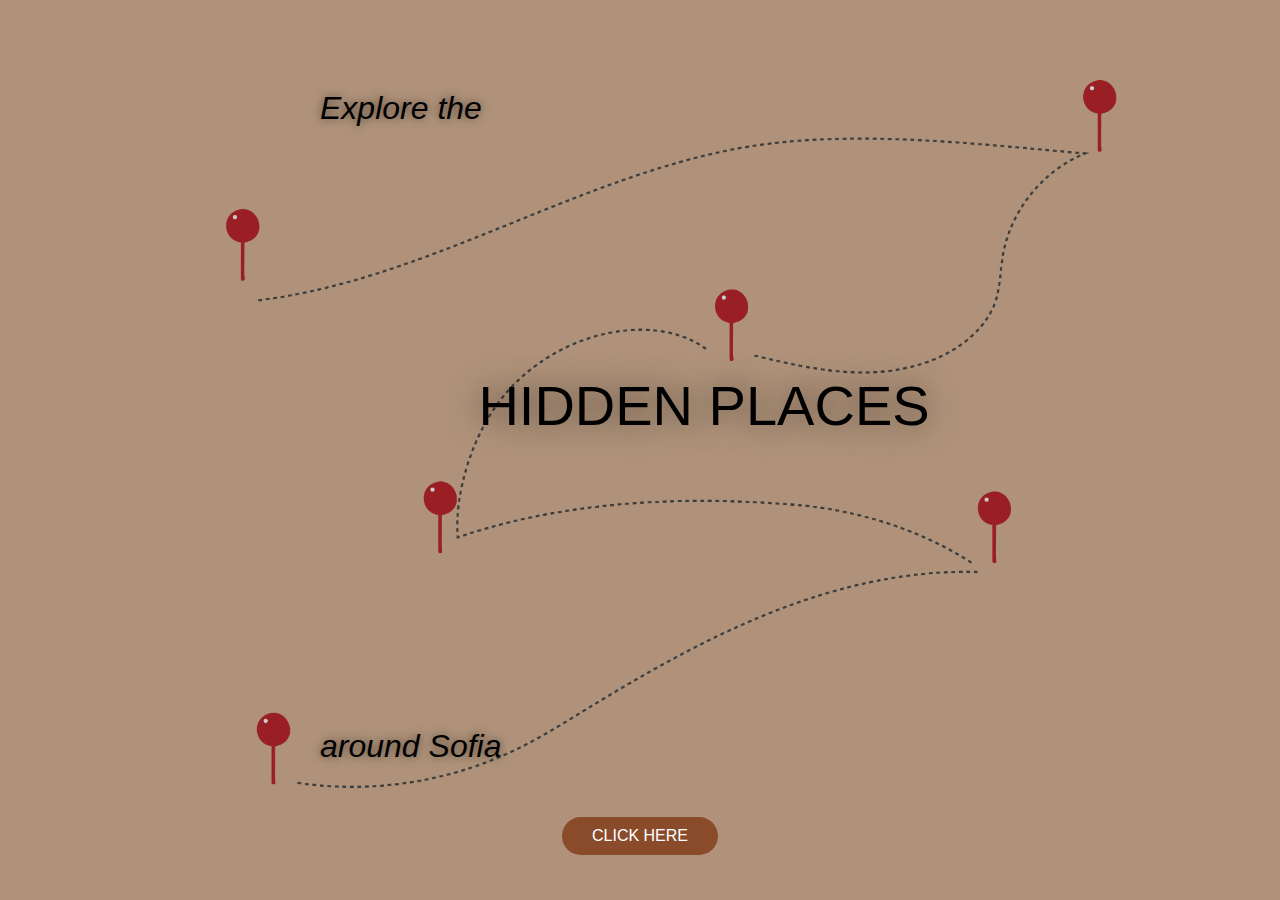
<file: index.html>
<!DOCTYPE html>
<html lang="en">
<head>
    <meta charset="UTF-8">
    <meta name="viewport" content="width=device-width, initial-scale=1.0">
    <link rel="stylesheet" href="style.css">
    <title>Hidden places</title>
</head>
<body>
    <div class="hero">
        <p class="top-text">Explore the</p>
        <h1 class="center-text">HIDDEN PLACES</h1>
        <p class="bottom-text">around Sofia</p>
        <a href="lake.html" class="button">CLICK HERE</a>
    </div>
</body>
</html>
</file>
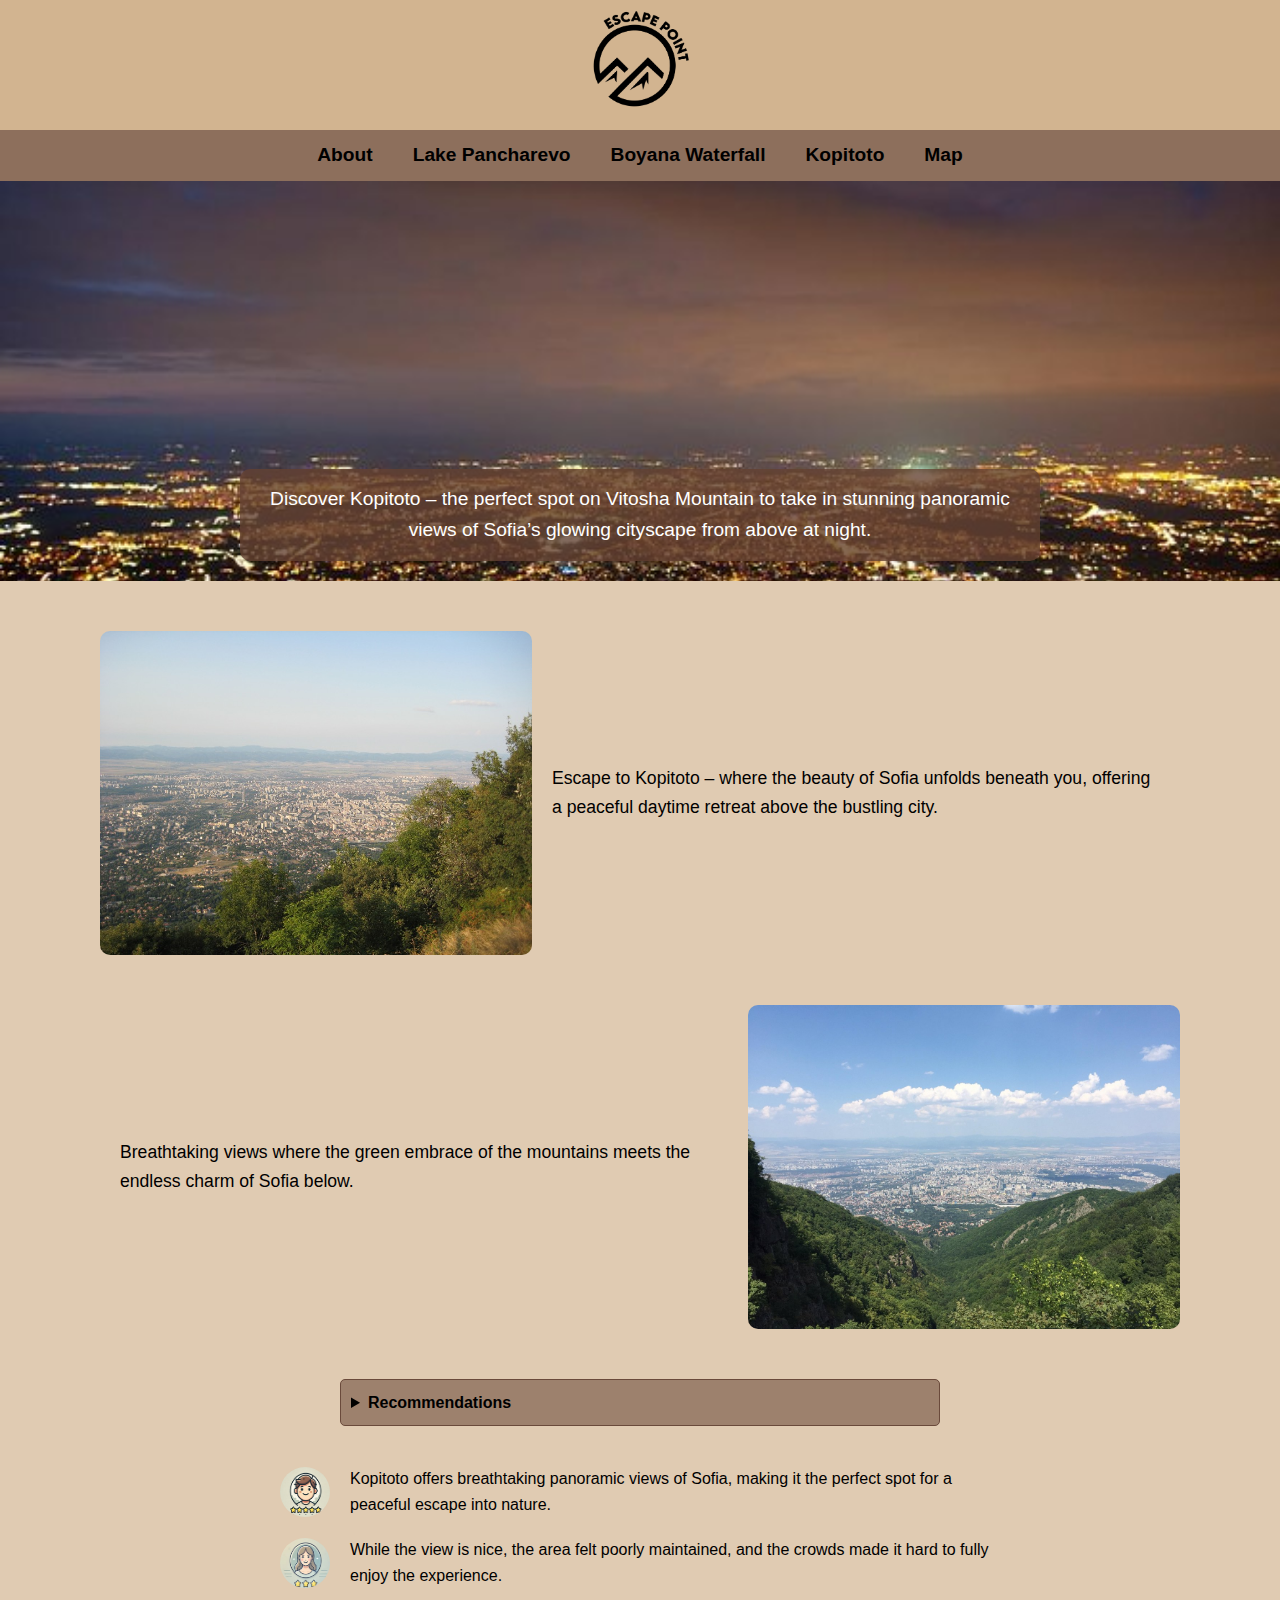
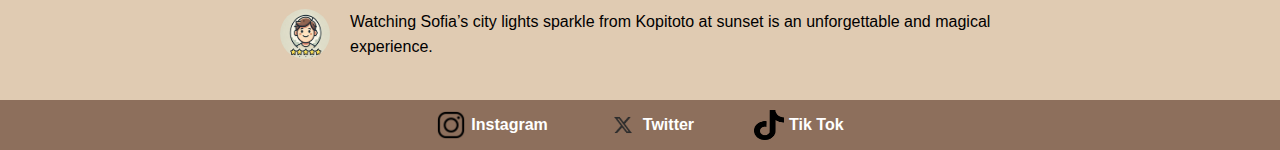
<file: kopitoto.html>
<!DOCTYPE html>
<html lang="en">
<head>
    <meta charset="UTF-8">
    <meta name="viewport" content="width=device-width, initial-scale=1.0">
    <link rel="stylesheet" href="kopitoto.css">
    <title>Kopitoto</title>
</head>
<body>
    <header>
        <a href="index.html">
            <img src="images/logo.png" alt="Escape Point Logo">
        </a>
    </header>
    <nav class="navbar">
        <ul class="nav-menu">
            <li class="nav-item">
            <a href="about.html">About</a>
            </li>
            <li class="nav-item">
            <a href="lake.html">Lake Pancharevo</a>
            </li>
            <li class="nav-item">
            <a href="waterfall.html">Boyana Waterfall</a>
            </li>
            <li class="nav-item">
            <a href="kopitoto.html">Kopitoto</a>
            </li>
            <li class="nav-item">
            <a href="map.html">Map</a>
            </li>
        </ul>
        <div class="hamburger">
            <span class="bar"></span>
            <span class="bar"></span>
            <span class="bar"></span>
        </div>
    </nav>

    <!-- Hero Section -->
    <div class="hero">
        <p>Discover Kopitoto – the perfect spot on Vitosha Mountain to take in stunning panoramic views of Sofia’s glowing cityscape from above at night.</p>
    </div>

    <!-- Content Section 1 -->
    <div class="content">
        <img src="images/kopitoto2.jpg" alt="Kopitoto">
        <p>Escape to Kopitoto – where the beauty of Sofia unfolds beneath you, offering a peaceful daytime retreat above the bustling city.</p>
    </div>

    <!-- Content Section 2 -->
    <div class="content reverse">
        <img src="images/kopitoto3.jpg" alt="Kopitoto">
        <p>Breathtaking views where the green embrace of the mountains meets the endless charm of Sofia below.</p>
    </div>

    <div class="recommendations">
        <details>
            <summary>Recommendations</summary>
            <p>Take your comfort shoes, camera and enjoy the stunning views. Take something to eat and see the beautiful city lights in the evening.</p>
        </details>
    </div>

    <!-- Reviews -->
    <div class="reviews">
        <div class="review">
            <img src="images/review5.jpg" alt="User 1">
            <p>Kopitoto offers breathtaking panoramic views of Sofia, making it the perfect spot for a peaceful escape into nature.</p>
        </div>
        <div class="review">
            <img src="images/review.jpg" alt="User 2">
            <p>While the view is nice, the area felt poorly maintained, and the crowds made it hard to fully enjoy the experience.</p>
        </div>
        <div class="review">
            <img src="images/review5.jpg" alt="User 3">
            <p>Watching Sofia’s city lights sparkle from Kopitoto at sunset is an unforgettable and magical experience.</p>
        </div>
    </div>

    <!-- Footer -->
    <footer>
        <a href="https://www.instagram.com/">
            <img src="images/instagram.png" alt="Instagram">
            Instagram
        </a>
        <a href="https://twitter.com/">
            <img src="images/twitter.png" alt="Twitter">
            Twitter
        </a>
        <a href="https://www.tiktok.com/">
            <img src="images/tiktok1.png" alt="TikTok">
            Tik Tok
        </a>
    </footer>

    <script src="nav.js"></script>
</body>
</html>
</file>
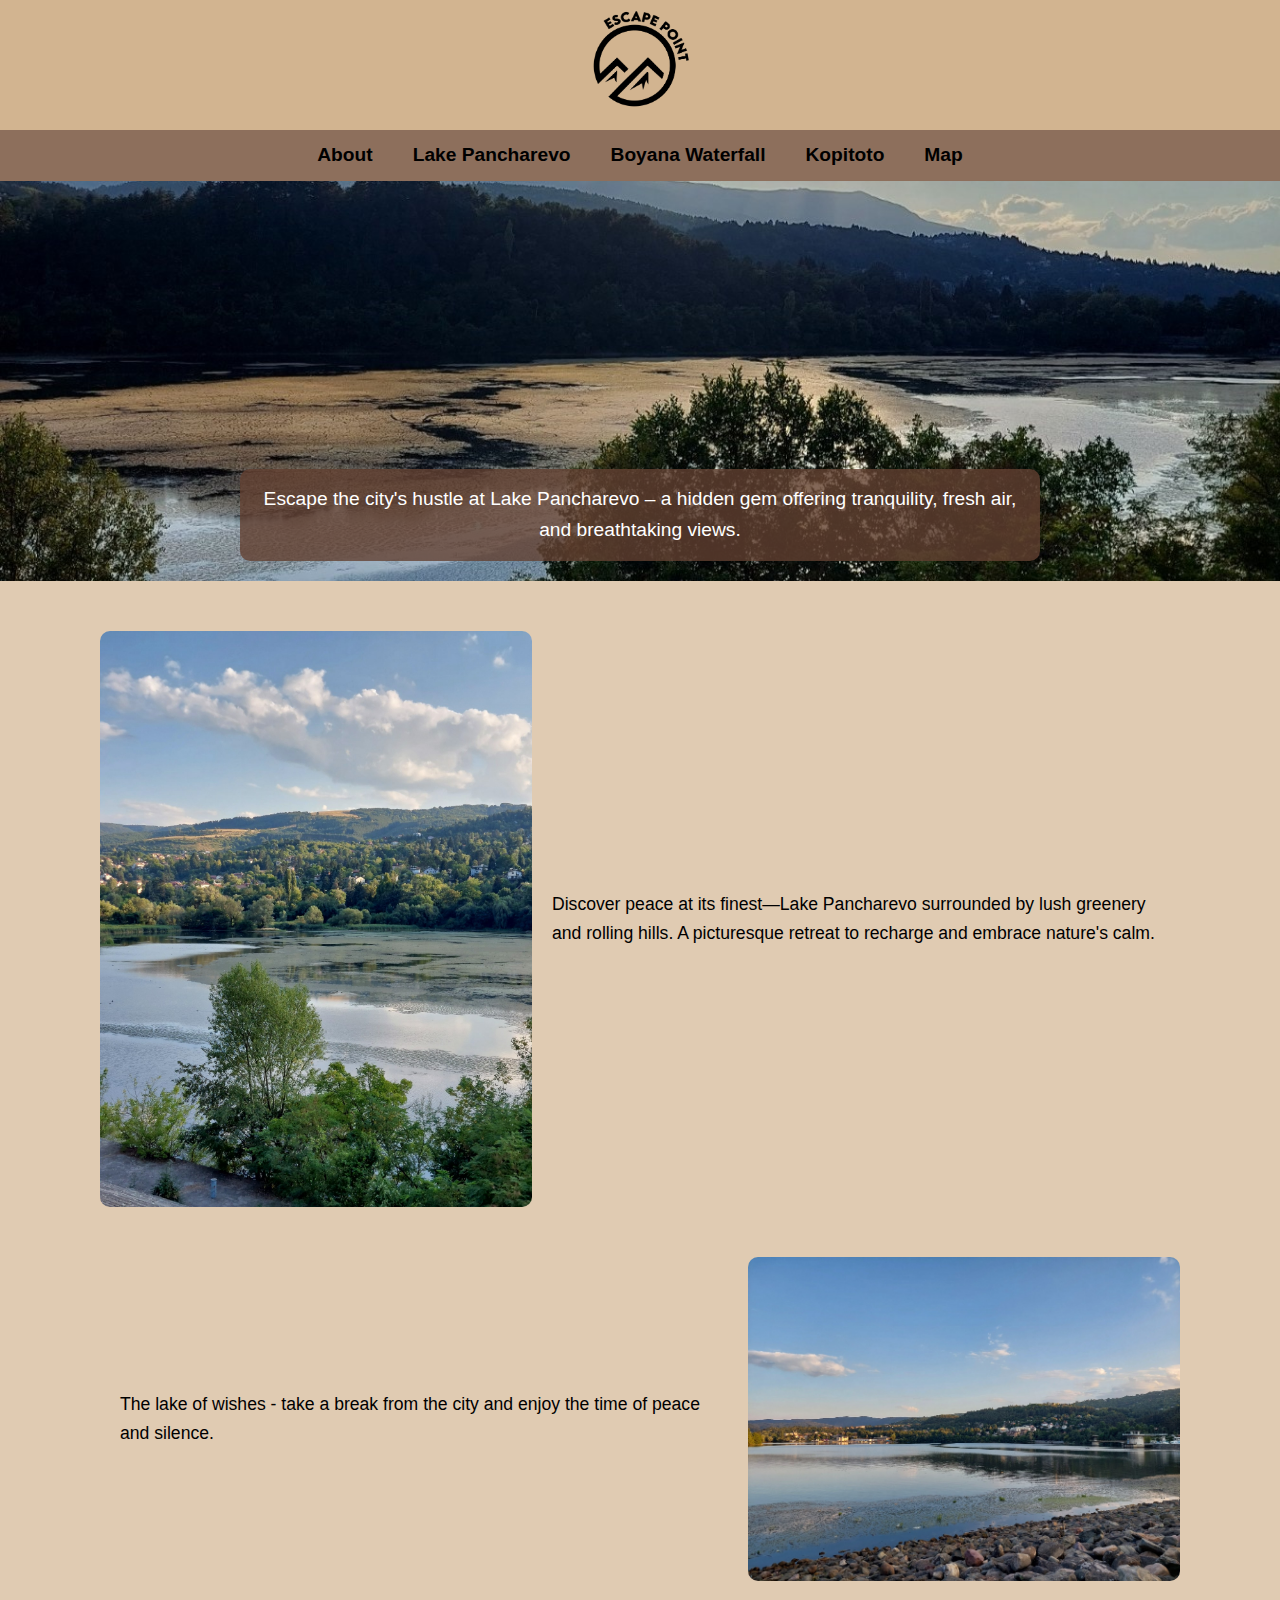
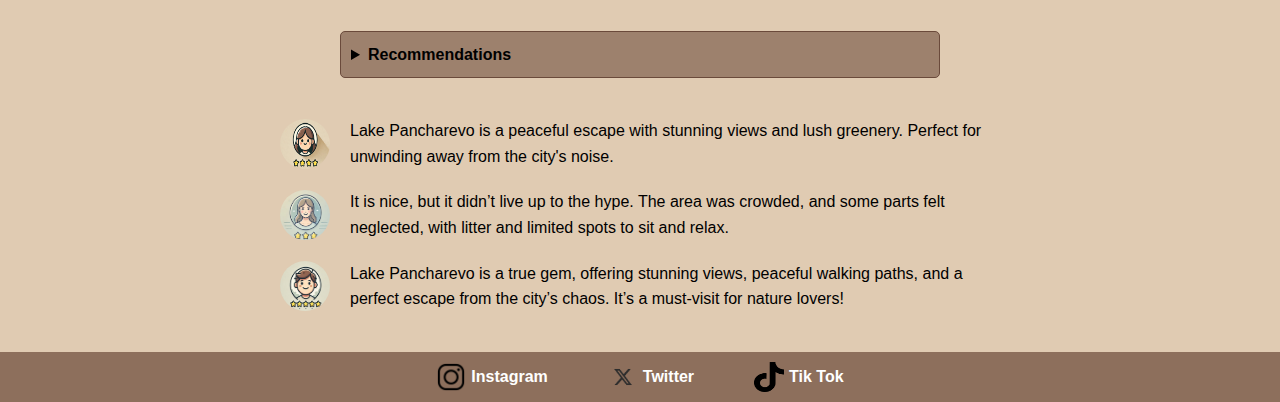
<file: lake.html>
<!DOCTYPE html>
<html lang="en">
<head>
    <meta charset="UTF-8">
    <meta name="viewport" content="width=device-width, initial-scale=1.0">
    <link rel="stylesheet" href="lake.css">
    <title>Lake Pancharevo</title>
</head>
<body>
    <header>
        <a href="index.html">
            <img src="images/logo.png" alt="Escape Point Logo">
        </a>
    </header>
    <nav class="navbar">
        <ul class="nav-menu">
            <li class="nav-item">
            <a href="about.html">About</a>
            </li>
            <li class="nav-item">
            <a href="lake.html">Lake Pancharevo</a>
            </li>
            <li class="nav-item">
            <a href="waterfall.html">Boyana Waterfall</a>
            </li>
            <li class="nav-item">
            <a href="kopitoto.html">Kopitoto</a>
            </li>
            <li class="nav-item">
            <a href="map.html">Map</a>
            </li>
        </ul>
        <div class="hamburger">
            <span class="bar"></span>
            <span class="bar"></span>
            <span class="bar"></span>
        </div>
    </nav>

    <!-- Hero Section -->
    <div class="hero">
        <p>Escape the city's hustle at Lake Pancharevo – a hidden gem offering tranquility, fresh air, and breathtaking views.</p>
    </div>

    <!-- Content Section 1 -->
     <div class="both">
    <div class="content">
        <img src="images/pancharevo2.jpg" alt="Lake Pancharevo View">
        <p>Discover peace at its finest—Lake Pancharevo surrounded by lush greenery and rolling hills. A picturesque retreat to recharge and embrace nature's calm.</p>
    </div>

    <!-- Content Section 2 -->
    <div class="content reverse">
        <img src="images/pancharevo3.jpg" alt="Lake Reflection">
        <p>The lake of wishes - take a break from the city and enjoy the time of peace and silence.</p>
    </div>
</div>

    <div class="recommendations">
        <details>
            <summary>Recommendations</summary>
            <p>Not any specific equipment required. Take your camera and enjoy the beautiful views.</p>
        </details>
    </div>

    <!-- Reviews -->
    <div class="reviews">
        <div class="review">
            <img src="images/review4.jpg" alt="User 1">
            <p>Lake Pancharevo is a peaceful escape with stunning views and lush greenery. Perfect for unwinding away from the city's noise.</p>
        </div>
        <div class="review">
            <img src="images/review.jpg" alt="User 2">
            <p>It is nice, but it didn’t live up to the hype. The area was crowded, and some parts felt neglected, with litter and limited spots to sit and relax.</p>
        </div>
        <div class="review">
            <img src="images/review5.jpg" alt="User 3">
            <p>Lake Pancharevo is a true gem, offering stunning views, peaceful walking paths, and a perfect escape from the city’s chaos. It’s a must-visit for nature lovers!</p>
        </div>
    </div>

    <!-- Footer -->
    <footer>
        <a href="https://www.instagram.com/">
            <img src="images/instagram.png" alt="Instagram">
            Instagram
        </a>
        <a href="https://twitter.com/">
            <img src="images/twitter.png" alt="Twitter">
            Twitter
        </a>
        <a href="https://www.tiktok.com/">
            <img src="images/tiktok1.png" alt="TikTok">
            Tik Tok
        </a>
    </footer>

    <script src="nav.js"></script>
</body>
</html>
</file>
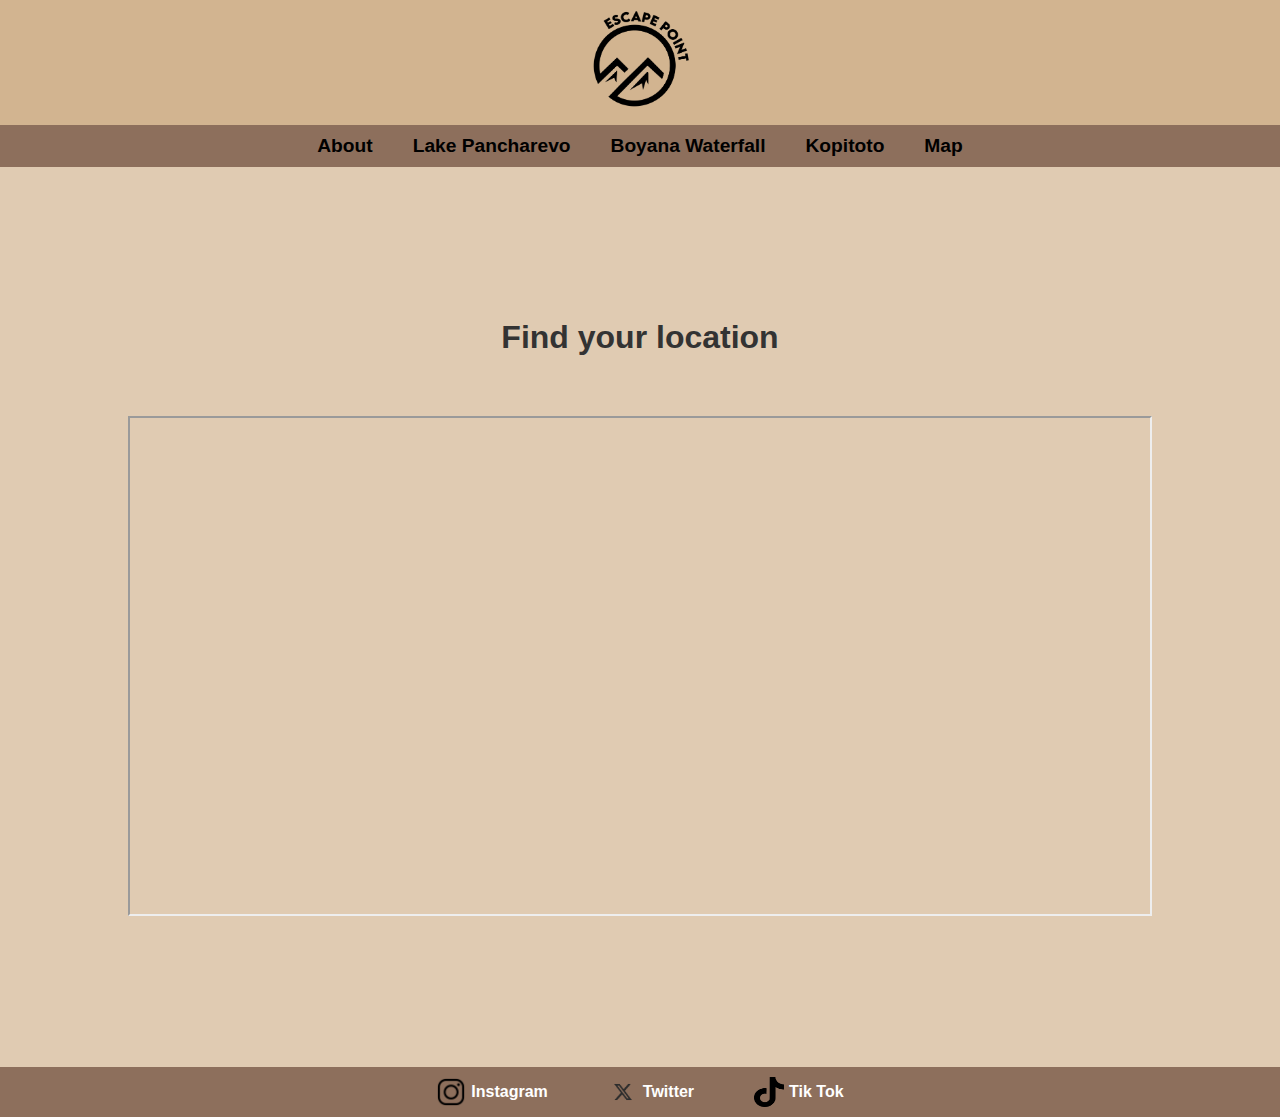
<file: map.html>
<!DOCTYPE html>
<html lang="en">
<head>
    <meta charset="UTF-8">
    <meta name="viewport" content="width=device-width, initial-scale=1.0">
    <link rel="stylesheet" href="map.css">
    <title>Map</title>
</head>
<body>
    <header>
        <a href="index.html">
            <img src="images/logo.png" alt="Escape Point Logo">
        </a>
    </header>
    <nav class="navbar">
        <ul class="nav-menu">
            <li class="nav-item">
            <a href="about.html">About</a>
            </li>
            <li class="nav-item">
            <a href="lake.html">Lake Pancharevo</a>
            </li>
            <li class="nav-item">
            <a href="waterfall.html">Boyana Waterfall</a>
            </li>
            <li class="nav-item">
            <a href="kopitoto.html">Kopitoto</a>
            </li>
            <li class="nav-item">
            <a href="map.html">Map</a>
            </li>
        </ul>
        <div class="hamburger">
            <span class="bar"></span>
            <span class="bar"></span>
            <span class="bar"></span>
        </div>
    </nav>

    <!-- Map -->

    <div class="container">
        <h1>Find your location</h1>
        <iframe src="https://www.google.com/maps/d/embed?mid=1X8d5I0_22S00ITa11SwEAJMcMM8-0TI&ehbc=2E312F" width="640" height="480"></iframe>
    </div>

     <!-- Footer -->
     <footer>
        <a href="https://www.instagram.com/">
            <img src="images/instagram.png" alt="Instagram">
            Instagram
        </a>
        <a href="https://twitter.com/">
            <img src="images/twitter.png" alt="Twitter">
            Twitter
        </a>
        <a href="https://www.tiktok.com/">
            <img src="images/tiktok1.png" alt="TikTok">
            Tik Tok
        </a>
    </footer>

    <script src="nav.js"></script>
</body>
</html>
</file>
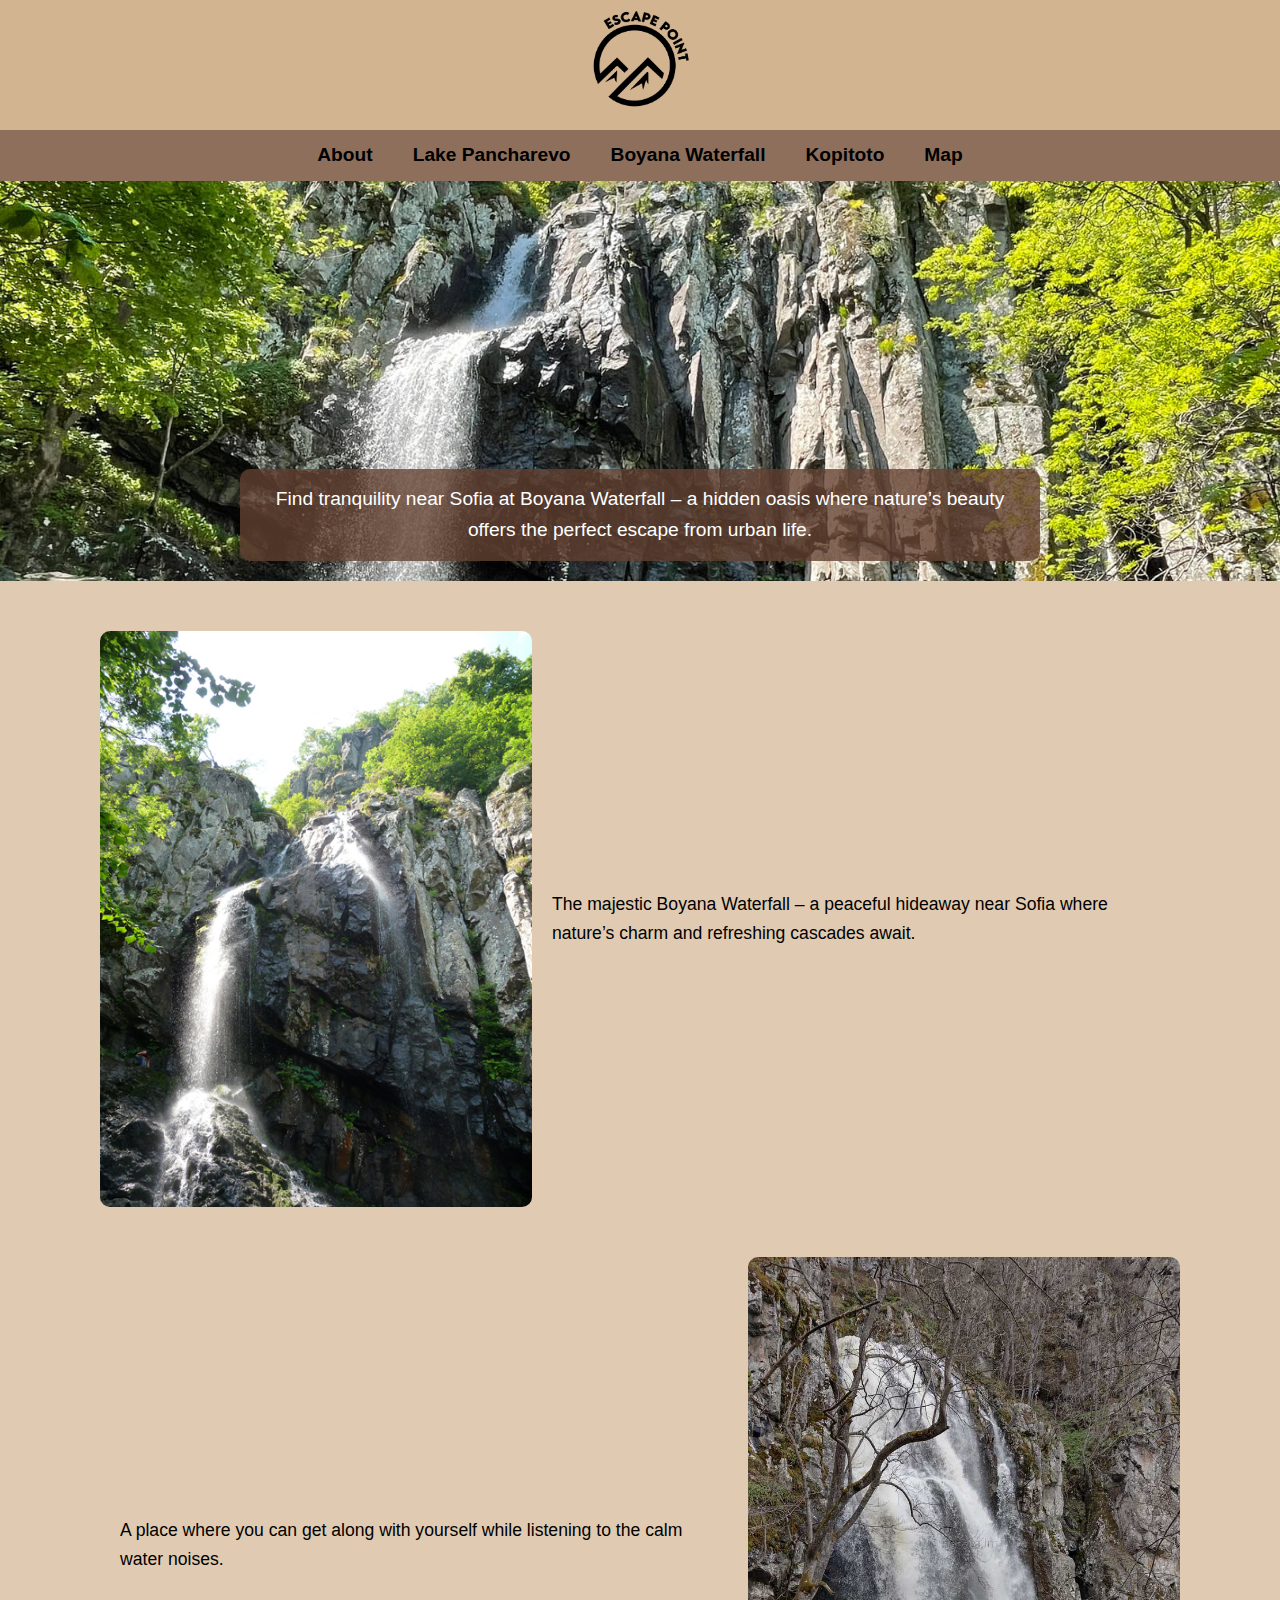
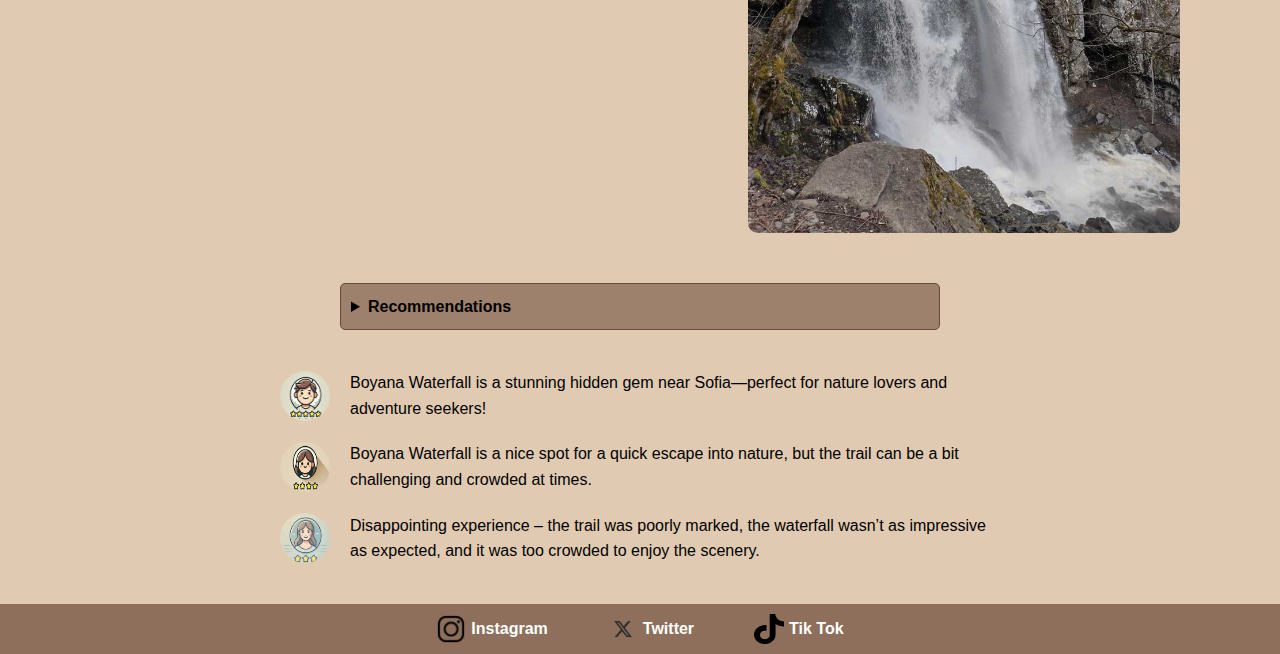
<file: waterfall.html>
<!DOCTYPE html>
<html lang="en">
<head>
    <meta charset="UTF-8">
    <meta name="viewport" content="width=device-width, initial-scale=1.0">
    <link rel="stylesheet" href="lake.css">
    <link rel="stylesheet" href="waterfall.css">
    <title>Boyana waterfall</title>
</head>
<body>
    <header>
        <a href="index.html">
            <img src="images/logo.png" alt="Escape Point Logo">
        </a>
    </header>
    <nav class="navbar">
        <ul class="nav-menu">
            <li class="nav-item">
            <a href="about.html">About</a>
            </li>
            <li class="nav-item">
            <a href="lake.html">Lake Pancharevo</a>
            </li>
            <li class="nav-item">
            <a href="waterfall.html">Boyana Waterfall</a>
            </li>
            <li class="nav-item">
            <a href="kopitoto.html">Kopitoto</a>
            </li>
            <li class="nav-item">
            <a href="map.html">Map</a>
            </li>
        </ul>
        <div class="hamburger">
            <span class="bar"></span>
            <span class="bar"></span>
            <span class="bar"></span>
        </div>
    </nav>

    <!-- Hero Section -->
    <div class="hero">
        <p>Find tranquility near Sofia at Boyana Waterfall – a hidden oasis where nature’s beauty offers the perfect escape from urban life.</p>
    </div>

    <!-- Content Section 1 -->
    <div class="content">
        <img src="images/waterfall2.jpg" alt="Waterfall">
        <p>The majestic Boyana Waterfall – a peaceful hideaway near Sofia where nature’s charm and refreshing cascades await.</p>
    </div>

    <!-- Content Section 2 -->
    <div class="content reverse">
        <img src="images/waterfall3.jpg" alt="Boyana waterfall">
        <p>A place where you can get along with yourself while listening to the calm water noises.</p>
    </div>

    <div class="recommendations">
        <details>
            <summary>Recommendations</summary>
            <p>There is a lot of hiking, so get some hiking boots and worm clothes. Get some snacks and a lot of water and enjoy the hike.</p>
        </details>
    </div>

    <!-- Reviews -->
    <div class="reviews">
        <div class="review">
            <img src="images/review5.jpg" alt="User 1">
            <p>Boyana Waterfall is a stunning hidden gem near Sofia—perfect for nature lovers and adventure seekers!</p>
        </div>
        <div class="review">
            <img src="images/review4.jpg" alt="User 2">
            <p>Boyana Waterfall is a nice spot for a quick escape into nature, but the trail can be a bit challenging and crowded at times.</p>
        </div>
        <div class="review">
            <img src="images/review.jpg" alt="User 3">
            <p>Disappointing experience – the trail was poorly marked, the waterfall wasn’t as impressive as expected, and it was too crowded to enjoy the scenery.</p>
        </div>
    </div>

    <!-- Footer -->
    <footer>
        <a href="https://www.instagram.com/">
            <img src="images/instagram.png" alt="Instagram">
            Instagram
        </a>
        <a href="https://twitter.com/">
            <img src="images/twitter.png" alt="Twitter">
            Twitter
        </a>
        <a href="https://www.tiktok.com/">
            <img src="images/tiktok1.png" alt="TikTok">
            Tik Tok
        </a>
    </footer>

    <script src="nav.js"></script>
</body>
</html>
</file>
<file: style.css>
* {
    margin: 0;
    padding: 0;
    box-sizing: border-box;
    font-family: Arial, sans-serif;
}

body {
    height: 100vh;
    overflow: hidden;
    margin: 0;
}

/* Main container */
.hero {
    position: relative;
    width: 100%;
    height: 100vh;
    background-image: url('images/background2.png'); /* Default background for desktop */
    background-size: cover;
    background-position: center;
    background-repeat: no-repeat;
    display: flex;
    flex-direction: column;
    justify-content: space-between;
    align-items: center;
    padding: 20px;
}

/* Overlay effect */
.hero::before {
    content: '';
    position: absolute;
    top: 0;
    left: 0;
    width: 100%;
    height: 100%;
    background-color: rgba(0, 0, 0, 0.2); /* Dark overlay */
    z-index: 1;
}

/* Content styling */
.content {
    position: relative;
    text-align: center;
    color: #000;
    z-index: 2;
    width: 100%;
}

.top-text {
    position: absolute;
    top: 10%;
    left: 25%;
    font-size: 2rem;
    font-style: italic;
    text-shadow: 0 0 10px rgba(0, 0, 0, 0.536);
}

.center-text {
    position: absolute;
    top: 45%;
    left: 55%;
    transform: translate(-50%, -50%);
    font-size: 3.5rem;
    font-weight: 400;
    text-shadow: 0 0 30px rgba(0, 0, 0, 0.536);
}

.bottom-text {
    position: absolute;
    bottom: 15%;
    left: 25%;
    font-size: 2rem;
    font-style: italic;
    text-shadow: 0 0 10px rgba(0, 0, 0, 0.536);
}

.button {
    position: absolute;
    bottom: 5%;
    left: 50%;
    transform: translateX(-50%);
    display: inline-block;
    padding: 10px 30px;
    background-color: #8A4B2B;
    color: white;
    text-decoration: none;
    font-size: 1rem;
    border-radius: 20px;
    cursor: pointer;
    z-index: 2;
}

/* Mobile responsiveness */
@media (max-width: 768px) {
    .hero {
        background-image: url('images/background.png'); /* Mobile version */
    }

    .top-text {
        top: 25%;
        left: 40%;
        font-size: 1.7rem;
        text-shadow: 0 0 10px rgba(0, 0, 0, 0.536);
    }

    .center-text {
        top: 55%;
        font-size: 2rem;
        text-shadow: 0 0 30px rgba(0, 0, 0, 0.536);
    }

    .bottom-text {
        bottom: 21%;
        left: 25%;
        font-size: 1.7rem;
        text-shadow: 0 0 10px rgba(0, 0, 0, 0.536);
    }

    .button {
        font-size: 0.9rem;
        padding: 8px 20px;
    }
}
</file>
<file: kopitoto.css>
* {
    margin: 0;
    padding: 0;
    box-sizing: border-box;
    font-family: Arial, sans-serif;
}

body {
    background-color: #c7a2768f;
    color: #000;
    line-height: 1.6;
}

header {
    background-color: #c7a2768f;
    padding: 10px 0;
    text-align: center;
    position: sticky;
    top: 0;
    z-index: 10;
}

header img {
    width: 100px;
}

/* Navigation */
.nav-menu {
    display: flex;
    justify-content: center;
    background-color: #634132aa;
    padding: 10px 0;
}
li {
    list-style: none;
}

a {
    color: #000;
    text-decoration: none;
    font-weight: bold;
    margin: 0 20px;
    font-size: 1.2rem;
}

nav a:hover {
    text-decoration: underline;
}

.hamburger{
    display:none;
    cursor: pointer;
}

.bar{
    display: block;
    width: 25px;
    height: 3px;
    margin: 5px auto;
    -webkit-transition: all 0.3s ease-in-out;
    transition: all 0.3s ease-in-out;
    background-color: #000;
}

@media(max-width:768px){
    .hamburger{
        display: block;
    }

    .hamburger.active .bar:nth-chiled(2){
        opacity: 0;
    }

    .hamburger.active .bar:nth-chiled(1){
        transform: translateY(8px) rotate(45deg);
    }

    .hamburger.active .bar:nth-chiled(3){
        transform: translateY(-8px) rotate(-45deg);
    }

    .nav-menu{
        position: fixed;
        left: -100%;
        top: 70px;
        gap: 0;
        flex-direction:column;
        background-color: #634132c9;
        width: 70%;
        text-align: center;
        transition: 0.3s;
    }

    .nav-item{
        margin: 16px 0;
    }

    .nav-menu.active{
        left: 0;
    }
}
/* Hero Section */
.hero {
    background: url('images/kopitoto.jpg') no-repeat center center/cover;
    height: 400px;
    display: flex;
    align-items: flex-end;
    justify-content: center;
    color: #fff;
    padding: 20px;
}

.hero p {
    background: #634132c9;
    padding: 15px;
    text-align: center;
    max-width: 800px;
    font-size: 1.2em;
    border-radius: 10px;
}

/* Content Sections */
.content {
    display: flex;
    align-items: center;
    margin: 50px 100px;
}

.content img {
    width: 40%;
    border-radius: 10px;
}

.content p {
    width: 60%;
    padding: 0 20px;
    font-size: 1.1em;
}

@media(max-width:768px){
    .content{
        display: flex;
        flex-wrap: wrap;
    }
    .content img{
        width: 100%;
    }

    .content p {
        padding-top: 20px;
        width: 700px;
    }
}

/* Text Left, Image Right */
.reverse {
    flex-direction: row-reverse;
}

.section {
    padding: 20px;
    display: flex;
    justify-content: space-between;
    align-items: center;
}

.section img {
    width: 45%;
    height: auto;
}

.section p {
    width: 50%;
    font-size: 1.2rem;
}

/* Recommendations */
.recommendations {
    margin: 20px auto;
    width: 90%;
    max-width: 600px;
}

details {
    background-color: #63413289;
    border: 1px solid #6A4A3B;
    margin-bottom: 10px;
    padding: 10px;
    border-radius: 5px;
    cursor: pointer;
}

summary {
    font-weight: bold;
}

@media(max-width:768px){
    .recommendations{
        margin: 0 58px;
        width: 70%;
    }
}
/* Reviews */
.reviews {
    display: flex;
    flex-direction: column;
    gap: 20px;
    margin: 40px 0;
    padding: 0 280px;
}

.review {
    display: flex;
    align-items: center;
    gap: 20px;
}

.review img {
    width: 50px;
    height: 50px;
    border-radius: 50%;
}

.review p {
    font-size: 1rem;
    color: #000;
}

@media(max-width:768px){

    .reviews{
        padding: 0 30px;
    }
   
}
/* Footer */
footer {
    background-color: #634132aa;
    color: white;
    text-align: center;
    padding: 10px 0;
    display: flex;
    justify-content: center;
    align-items: center;
    gap: 20px;
}

footer img {
    width: 30px;
    height: 30px;
}

footer a {
    color: white;
    text-decoration: none;
    font-size: 1rem;
    display: flex;
    align-items: center;
    gap: 5px;
}

footer a:hover {
    text-decoration: underline;
}

@media(max-width:768px){
    footer{
        gap: 1px;
    }

    footer img{
        width: 22px;
        height: 22px;
    }
}
</file>
<file: lake.css>
* {
    margin: 0;
    padding: 0;
    box-sizing: border-box;
    font-family: Arial, sans-serif;
}

body {
    background-color: #c7a2768f;
    color: #000;
    line-height: 1.6;
}

header {
    background-color: #c7a2768f;
    padding: 10px 0;
    text-align: center;
    position: sticky;
    top: 0;
    z-index: 10;
}

header img {
    width: 100px;
}

/* Navigation */
.nav-menu {
    display: flex;
    justify-content: center;
    background-color: #634132aa;
    padding: 10px 0;
}
li {
    list-style: none;
}

a {
    color: #000;
    text-decoration: none;
    font-weight: bold;
    margin: 0 20px;
    font-size: 1.2rem;
}

nav a:hover {
    text-decoration: underline;
}

.hamburger{
    display:none;
    cursor: pointer;
}

.bar{
    display: block;
    width: 25px;
    height: 3px;
    margin: 5px auto;
    -webkit-transition: all 0.3s ease-in-out;
    transition: all 0.3s ease-in-out;
    background-color: #000;
}

@media(max-width:768px){
    .hamburger{
        display: block;
    }

    .hamburger.active .bar:nth-chiled(2){
        opacity: 0;
    }

    .hamburger.active .bar:nth-chiled(1){
        transform: translateY(8px) rotate(45deg);
    }

    .hamburger.active .bar:nth-chiled(3){
        transform: translateY(-8px) rotate(-45deg);
    }

    .nav-menu{
        position: fixed;
        left: -100%;
        top: 70px;
        gap: 0;
        flex-direction:column;
        background-color: #634132c9;
        width: 70%;
        text-align: center;
        transition: 0.3s;
    }

    .nav-item{
        margin: 16px 0;
    }

    .nav-menu.active{
        left: 0;
    }
}
/* Hero Section */
.hero {
    background: url('images/pancharevo.jpg') no-repeat center center/cover;
    height: 400px;
    display: flex;
    align-items: flex-end;
    justify-content: center;
    color: #fff;
    padding: 20px;
}

.hero p {
    background: #634132c9;
    padding: 15px;
    text-align: center;
    max-width: 800px;
    font-size: 1.2em;
    border-radius: 10px;
}

/* Content Sections */
.content {
    display: flex;
    align-items: center;
    margin: 50px 100px;
}

.content img {
    width: 40%;
    border-radius: 10px;
}

.content p {
    width: 60%;
    padding: 0 20px;
    font-size: 1.1em;
}

@media(max-width:768px){
    .content{
        display: flex;
        flex-wrap: wrap;
    }
    .content img{
        width: 100%;
    }

    .content p {
        padding-top: 20px;
        width: 700px;
    }
}

/* Text Left, Image Right */
.reverse {
    flex-direction: row-reverse;
}

.section {
    padding: 20px;
    display: flex;
    justify-content: space-between;
    align-items: center;
}

.section img {
    width: 45%;
    height: auto;
}

.section p {
    width: 50%;
    font-size: 1.2rem;
}

/* Recommendations */
.recommendations {
    margin: 20px auto;
    width: 90%;
    max-width: 600px;
}

details {
    background-color: #63413289;
    border: 1px solid #6A4A3B;
    margin-bottom: 10px;
    padding: 10px;
    border-radius: 5px;
    cursor: pointer;
}

summary {
    font-weight: bold;
}

@media(max-width:768px){
    .recommendations{
        margin: 0 58px;
        width: 70%;
    }
}

/* Reviews */
.reviews {
    display: flex;
    flex-direction: column;
    gap: 20px;
    margin: 40px 0;
    padding: 0 280px;
}

.review {
    display: flex;
    align-items: center;
    gap: 20px;
}

.review img {
    width: 50px;
    height: 50px;
    border-radius: 50%;
}

.review p {
    font-size: 1rem;
    color: #000;
}

@media(max-width:768px){

    .reviews{
        padding: 0 30px;
    }
   
}

/* Footer */
footer {
    background-color: #634132aa;
    color: white;
    text-align: center;
    padding: 10px 0;
    display: flex;
    justify-content: center;
    align-items: center;
    gap: 20px;
}

footer img {
    width: 30px;
    height: 30px;
}

footer a {
    color: white;
    text-decoration: none;
    font-size: 1rem;
    display: flex;
    align-items: center;
    gap: 5px;
}

footer a:hover {
    text-decoration: underline;
}

@media(max-width:768px){
    footer{
        gap: 1px;
    }

    footer img{
        width: 22px;
        height: 22px;
    }
}
</file>
<file: map.css>
* {
    margin: 0;
    padding: 0;
    box-sizing: border-box;
    font-family: Arial, sans-serif;
}

body{
    background-color: #c7a2768f
}

/* Header */
header {
    background-color: #c7a2768f;
    padding: 10px 0;
    text-align: center;
    position: sticky;
    top: 0;
    z-index: 10;
}

header img {
    width: 100px;
}

/* Navigation */
.nav-menu {
    display: flex;
    justify-content: center;
    background-color: #634132aa;
    padding: 10px 0;
}
li {
    list-style: none;
}

a {
    color: #000;
    text-decoration: none;
    font-weight: bold;
    margin: 0 20px;
    font-size: 1.2rem;
}

nav a:hover {
    text-decoration: underline;
}

.hamburger{
    display:none;
    cursor: pointer;
}

.bar{
    display: block;
    width: 25px;
    height: 3px;
    margin: 5px auto;
    -webkit-transition: all 0.3s ease-in-out;
    transition: all 0.3s ease-in-out;
    background-color: #000;
}

@media(max-width:768px){
    .hamburger{
        display: block;
    }

    .hamburger.active .bar:nth-chiled(2){
        opacity: 0;
    }

    .hamburger.active .bar:nth-chiled(1){
        transform: translateY(8px) rotate(45deg);
    }

    .hamburger.active .bar:nth-chiled(3){
        transform: translateY(-8px) rotate(-45deg);
    }

    .nav-menu{
        position: fixed;
        left: -100%;
        top: 70px;
        gap: 0;
        flex-direction:column;
        background-color: #634132c9;
        width: 70%;
        text-align: center;
        transition: 0.3s;
    }

    .nav-item{
        margin: 16px 0;
    }

    .nav-menu.active{
        left: 0;
    }
}
/* MAP */
.container{
width: 100%;
height: 100vh;
display: flex;
align-items: center;
justify-content: center;
flex-direction: column;
}

h1{
    color: #333;
    margin-bottom: 60px;
}

iframe{
    width: 80%;
    height: 500px;
}

/* Footer */
footer {
    background-color: #634132aa;
    color: white;
    text-align: center;
    padding: 10px 0;
    display: flex;
    justify-content: center;
    align-items: center;
    gap: 20px;
}

footer img {
    width: 30px;
    height: 30px;
}

footer a {
    color: white;
    text-decoration: none;
    font-size: 1rem;
    display: flex;
    align-items: center;
    gap: 5px;
}

footer a:hover {
    text-decoration: underline;
}

@media(max-width:768px){
    footer{
        gap: 1px;
    }

    footer img{
        width: 22px;
        height: 22px;
    }
}
</file>
<file: waterfall.css>
* {
    margin: 0;
    padding: 0;
    box-sizing: border-box;
    font-family: Arial, sans-serif;
}

body {
    background-color: #c7a2768f;
    color: #000;
    line-height: 1.6;
}

header {
    background-color: #c7a2768f;
    padding: 10px 0;
    text-align: center;
    position: sticky;
    top: 0;
    z-index: 10;
}

header img {
    width: 100px;
}

/* Navigation */
.nav-menu {
    display: flex;
    justify-content: center;
    background-color: #634132aa;
    padding: 10px 0;
}
li {
    list-style: none;
}

a {
    color: #000;
    text-decoration: none;
    font-weight: bold;
    margin: 0 20px;
    font-size: 1.2rem;
}

nav a:hover {
    text-decoration: underline;
}

.hamburger{
    display:none;
    cursor: pointer;
}

.bar{
    display: block;
    width: 25px;
    height: 3px;
    margin: 5px auto;
    -webkit-transition: all 0.3s ease-in-out;
    transition: all 0.3s ease-in-out;
    background-color: #000;
}

@media(max-width:768px){
    .hamburger{
        display: block;
    }

    .hamburger.active .bar:nth-chiled(2){
        opacity: 0;
    }

    .hamburger.active .bar:nth-chiled(1){
        transform: translateY(8px) rotate(45deg);
    }

    .hamburger.active .bar:nth-chiled(3){
        transform: translateY(-8px) rotate(-45deg);
    }

    .nav-menu{
        position: fixed;
        left: -100%;
        top: 70px;
        gap: 0;
        flex-direction:column;
        background-color: #634132c9;
        width: 70%;
        text-align: center;
        transition: 0.3s;
    }

    .nav-item{
        margin: 16px 0;
    }

    .nav-menu.active{
        left: 0;
    }
}
/* Hero Section */
.hero {
    background: url('images/waterfall.jpg') no-repeat center center/cover;
    height: 400px;
    display: flex;
    align-items: flex-end;
    justify-content: center;
    color: #fff;
    padding: 20px;
}

.hero p {
    background: #634132c9;
    padding: 15px;
    text-align: center;
    max-width: 800px;
    font-size: 1.2em;
    border-radius: 10px;
}

/* Content Sections */
.content {
    display: flex;
    align-items: center;
    margin: 50px 100px;
}

.content img {
    width: 40%;
    border-radius: 10px;
}

.content p {
    width: 60%;
    padding: 0 20px;
    font-size: 1.1em;
}

@media(max-width:768px){
    .content{
        display: flex;
        flex-wrap: wrap;
    }
    .content img{
        width: 100%;
    }

    .content p {
        padding-top: 20px;
        width: 700px;
    }
}

/* Text Left, Image Right */
.reverse {
    flex-direction: row-reverse;
}

.section {
    padding: 20px;
    display: flex;
    justify-content: space-between;
    align-items: center;
}

.section img {
    width: 45%;
    height: auto;
}

.section p {
    width: 50%;
    font-size: 1.2rem;
}

/* Recommendations */
.recommendations {
    margin: 20px auto;
    width: 90%;
    max-width: 600px;
}

details {
    background-color: #63413289;
    border: 1px solid #6A4A3B;
    margin-bottom: 10px;
    padding: 10px;
    border-radius: 5px;
    cursor: pointer;
}

summary {
    font-weight: bold;
}

@media(max-width:768px){
    .recommendations{
        margin: 0 58px;
        width: 70%;
    }
}
/* Reviews */
.reviews {
    display: flex;
    flex-direction: column;
    gap: 20px;
    margin: 40px 0;
    padding: 0 280px;
}

.review {
    display: flex;
    align-items: center;
    gap: 20px;
}

.review img {
    width: 50px;
    height: 50px;
    border-radius: 50%;
}

.review p {
    font-size: 1rem;
    color: #000;
}

@media(max-width:768px){

    .reviews{
        padding: 0 30px;
    }
   
}
/* Footer */
footer {
    background-color: #634132aa;
    color: white;
    text-align: center;
    padding: 10px 0;
    display: flex;
    justify-content: center;
    align-items: center;
    gap: 20px;
}

footer img {
    width: 30px;
    height: 30px;
}

footer a {
    color: white;
    text-decoration: none;
    font-size: 1rem;
    display: flex;
    align-items: center;
    gap: 5px;
}

footer a:hover {
    text-decoration: underline;
}

@media(max-width:768px){
    footer{
        gap: 1px;
    }

    footer img{
        width: 22px;
        height: 22px;
    }
}
</file>
